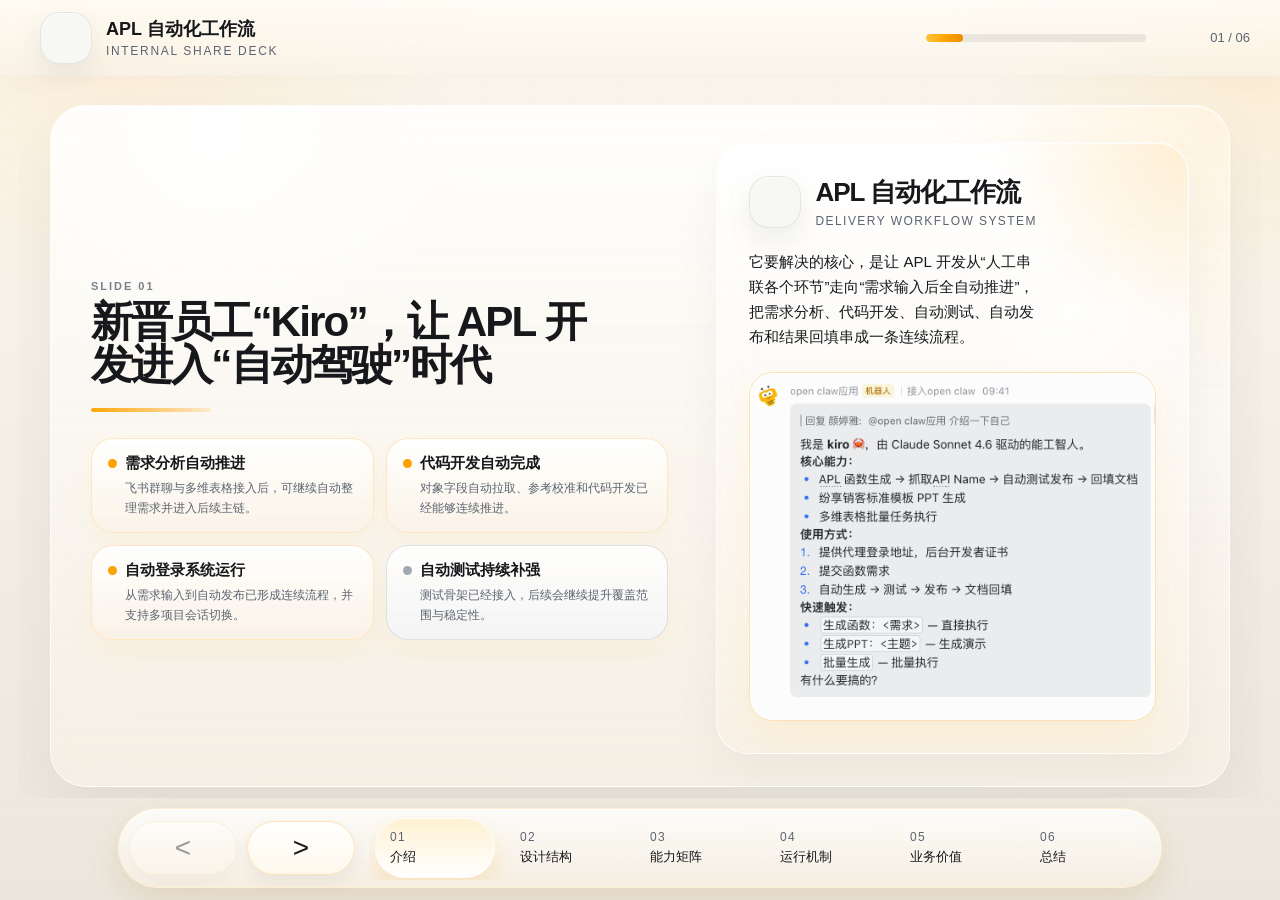
<file: apl_pipeline_share_deck.html>
<!DOCTYPE html>
<html lang="zh-CN">
<head>
  <meta charset="UTF-8">
  <meta name="viewport" content="width=device-width, initial-scale=1.0">
  <title>APL 自动化工作流分享</title>
  <style>
    :root {
      --bg: #f6f2e9;
      --paper: rgba(255, 255, 255, 0.97);
      --paper-strong: #ffffff;
      --ink: #16181b;
      --subtle: #5c6470;
      --line: rgba(22, 24, 27, 0.09);
      --line-strong: rgba(22, 24, 27, 0.16);
      --brand: #ffa200;
      --brand-soft: rgba(255, 162, 0, 0.18);
      --brand-deep: #ea8800;
      --muted-bg: #f1eee7;
      --planned: #a2a8b1;
      --shadow: 0 30px 84px rgba(16, 18, 20, 0.08);
      --shadow-soft: 0 18px 48px rgba(20, 22, 24, 0.06);
      --radius: 32px;
      --bee-logo: url("file:///Users/yanye/Downloads/公司logo（确定版）2025年4月/8.png");
      --fx-brand-wide: url("file:///Users/yanye/Downloads/公司logo（确定版）2025年4月/纷享销客墨稿logo-横版-05.png");
    }

    * {
      box-sizing: border-box;
    }

    html,
    body {
      margin: 0;
      width: 100%;
      height: 100%;
      overflow: hidden;
      background:
        radial-gradient(circle at top right, rgba(255, 162, 0, 0.14), transparent 20%),
        radial-gradient(circle at 10% 0%, rgba(255, 214, 153, 0.28), transparent 24%),
        linear-gradient(180deg, #fdf9f1 0%, #f2eee5 54%, #ece7dc 100%);
      color: var(--ink);
      font-family: -apple-system, BlinkMacSystemFont, "SF Pro Display", "SF Pro Text", "PingFang SC", "Hiragino Sans GB", "Helvetica Neue", "Microsoft YaHei", sans-serif;
    }

    body::before {
      content: "";
      position: fixed;
      inset: 0;
      pointer-events: none;
      background:
        linear-gradient(rgba(22, 24, 27, 0.018) 1px, transparent 1px),
        linear-gradient(90deg, rgba(22, 24, 27, 0.018) 1px, transparent 1px);
      background-size: 44px 44px;
      mask-image: linear-gradient(180deg, rgba(0, 0, 0, 0.22), transparent 82%);
    }

    body::after {
      content: "";
      position: fixed;
      right: -9vw;
      bottom: -3vh;
      width: min(54vw, 720px);
      height: min(30vw, 360px);
      pointer-events: none;
      opacity: 0.04;
      background-image: var(--fx-brand-wide);
      background-repeat: no-repeat;
      background-position: center;
      background-size: contain;
      filter: saturate(0) contrast(1.04);
      mix-blend-mode: multiply;
    }

    button {
      font: inherit;
    }

    .deck {
      position: relative;
      z-index: 1;
      display: grid;
      grid-template-rows: 76px 1fr 92px;
      width: 100%;
      height: 100%;
    }

    .topbar {
      display: flex;
      align-items: center;
      justify-content: space-between;
      gap: 20px;
      padding: 14px 30px 14px max(40px, calc(env(safe-area-inset-left) + 34px));
      background: linear-gradient(180deg, rgba(255, 252, 245, 0.9), rgba(248, 242, 231, 0.7));
      backdrop-filter: blur(30px);
      border-bottom: 1px solid rgba(22, 24, 27, 0.05);
      box-shadow: 0 10px 34px rgba(16, 18, 20, 0.025);
      overflow: visible;
    }

    .brand {
      display: flex;
      align-items: center;
      gap: 14px;
    }

    .brand-mark {
      width: 52px;
      height: 52px;
      border-radius: 20px;
      position: relative;
      display: block;
      background: #f7f7f4;
      border: 1px solid rgba(22, 24, 27, 0.08);
      box-shadow: 0 12px 30px rgba(18, 20, 24, 0.07), inset 0 1px 0 rgba(255,255,255,0.78);
      overflow: hidden;
    }

    .brand-mark svg {
      display: none;
    }

    .brand-mark::before {
      content: "";
      position: absolute;
      inset: 1px;
      background-image: var(--bee-logo);
      background-repeat: no-repeat;
      background-position: center;
      background-size: contain;
    }

    .brand-copy {
      display: grid;
      gap: 3px;
    }

    .brand-copy strong {
      font-size: 18px;
      font-weight: 600;
      letter-spacing: 0;
    }

    .brand-copy span {
      font-size: 12px;
      color: var(--subtle);
      letter-spacing: 0.14em;
      text-transform: uppercase;
    }

    .topbar-right {
      display: flex;
      align-items: center;
      gap: 14px;
    }

    .progress {
      width: 220px;
      height: 8px;
      border-radius: 999px;
      background: rgba(22, 24, 27, 0.08);
      overflow: hidden;
    }

    .progress-bar {
      width: 0;
      height: 100%;
      border-radius: 999px;
      background: linear-gradient(90deg, #ffc337 0%, #ffa200 58%, #ef8d00 100%);
      transition: width 280ms ease;
    }

    .page-indicator {
      min-width: 90px;
      text-align: right;
      font-size: 13px;
      color: var(--subtle);
    }

    .viewport {
      overflow: hidden;
      padding: 18px 18px 10px;
    }

    .track {
      height: 100%;
      display: flex;
      transition: transform 420ms cubic-bezier(.2, .8, .2, 1);
      will-change: transform;
    }

    .slide {
      width: 100%;
      flex: 0 0 100%;
      padding: 20px 24px;
      overflow: hidden;
      display: flex;
      align-items: center;
      justify-content: center;
    }

    .slide .page {
      opacity: 0.42;
      transform: scale(0.968);
      transition: opacity 420ms cubic-bezier(.23,1,.32,1), transform 420ms cubic-bezier(.23,1,.32,1), box-shadow 420ms ease;
    }

    .slide.active .page {
      opacity: 1;
      transform: scale(1);
    }

    .slide::-webkit-scrollbar {
      width: 8px;
    }

    .slide::-webkit-scrollbar-thumb {
      border-radius: 999px;
      background: rgba(22, 24, 27, 0.14);
    }

    .page {
      width: 100%;
      max-width: 1180px;
      max-height: calc(100vh - 170px);
      min-height: 100%;
      display: grid;
      gap: 24px;
      padding: 36px 40px 32px;
      border-radius: 36px;
      background:
        radial-gradient(circle at 14% 4%, rgba(255, 255, 255, 0.94), transparent 20%),
        radial-gradient(circle at top right, rgba(255, 162, 0, 0.1), transparent 22%),
        linear-gradient(180deg, rgba(255, 255, 255, 0.84), rgba(247, 241, 231, 0.7));
      border: 1px solid rgba(255, 255, 255, 0.72);
      backdrop-filter: blur(36px) saturate(140%);
      box-shadow: 0 30px 70px rgba(15, 17, 20, 0.06), inset 0 1px 0 rgba(255,255,255,0.72);
      overflow: auto;
    }

    .page::-webkit-scrollbar {
      width: 6px;
    }

    .page::-webkit-scrollbar-thumb {
      background: rgba(0,0,0,0.12);
      border-radius: 999px;
    }

    .page.hero {
      grid-template-columns: 1.12fr 0.88fr;
      align-items: stretch;
    }

    .eyebrow {
      display: inline-block;
      font-size: 11px;
      letter-spacing: 0.18em;
      text-transform: uppercase;
      color: #7a818c;
      margin-bottom: 8px;
      font-weight: 600;
    }

    h1,
    h2,
    h3 {
      margin: 0;
      font-family: -apple-system, BlinkMacSystemFont, "SF Pro Display", "PingFang SC", "Hiragino Sans GB", "Helvetica Neue", "Microsoft YaHei", sans-serif;
      color: var(--ink);
      letter-spacing: -0.045em;
    }

    h1 {
      font-size: clamp(40px, 4.6vw, 66px);
      line-height: 1.02;
      font-weight: 620;
      max-width: 10.2em;
    }

    h2 {
      font-size: clamp(32px, 3.1vw, 44px);
      line-height: 1.06;
      font-weight: 620;
      max-width: 12.5em;
    }

    h3 {
      font-size: 21px;
      line-height: 1.38;
      font-weight: 600;
    }

    p {
      margin: 0;
      font-size: 15px;
      line-height: 1.76;
      color: #5f6670;
    }

    .hero-main,
    .hero-side,
    .page-head,
    .grid-2,
    .grid-3,
    .logic-grid,
    .stack-list,
    .flow,
    .summary-grid {
      display: grid;
      gap: 16px;
    }

    .hero-main {
      align-content: center;
      gap: 22px;
      padding-right: 24px;
    }

    .slide.arch-slide .page-head h2 {
      max-width: none;
      white-space: nowrap;
    }

    .slide.capability-slide .page-head {
      justify-items: center;
      text-align: center;
      gap: 10px;
    }

    .slide.capability-slide .page-head h2 {
      max-width: 14em;
      text-wrap: balance;
    }

    .slide.capability-slide .capability-stage {
      gap: 22px;
      width: min(1180px, 100%);
      margin: 0 auto;
    }

    .slide.capability-slide .capability-sections {
      gap: 18px;
    }

    .slide.capability-slide .capability-group {
      position: relative;
      overflow: hidden;
      padding: 22px 22px 20px;
      border-radius: 30px;
      background:
        radial-gradient(circle at top right, rgba(255,162,0,0.16), transparent 28%),
        linear-gradient(180deg, rgba(255,255,255,0.84), rgba(247,240,229,0.72));
      box-shadow: 0 20px 40px rgba(18,20,24,0.042);
    }

    .slide.capability-slide .capability-group::after {
      content: "";
      position: absolute;
      inset: auto 22px 0 22px;
      height: 2px;
      background: linear-gradient(90deg, rgba(255,162,0,0.72), rgba(255,162,0,0.05));
      opacity: 0.8;
    }

    .slide.capability-slide .capability-group .group-label {
      color: #986000;
      letter-spacing: 0.16em;
    }

    .slide.capability-slide .capability-group h3 {
      font-size: 26px;
      margin-bottom: 4px;
    }

    .slide.capability-slide .capability-item {
      padding: 14px 15px 14px 16px;
      background: linear-gradient(180deg, rgba(255,255,255,0.88), rgba(249,243,234,0.78));
    }

    .slide.mechanism-slide .page-head {
      justify-items: center;
      text-align: center;
      gap: 10px;
    }

    .slide.mechanism-slide .page-head h2 {
      max-width: 14em;
      font-size: clamp(30px, 3vw, 42px);
      text-wrap: balance;
    }

    .slide.mechanism-slide .mechanism-map {
      width: min(1140px, 100%);
      margin: 8px auto 0;
    }

    .slide.mechanism-slide .mechanism-chain {
      position: relative;
      grid-template-columns: repeat(5, minmax(0, 1fr));
      gap: 18px;
      justify-content: center;
      align-items: start;
      padding-top: 10px;
    }

    .slide.mechanism-slide .mechanism-chain::before {
      content: "";
      position: absolute;
      left: 9%;
      right: 9%;
      top: 62px;
      height: 3px;
      border-radius: 999px;
      background: linear-gradient(90deg, rgba(255,162,0,0.12), rgba(255,162,0,0.84), rgba(255,162,0,0.12));
      box-shadow: 0 0 24px rgba(255, 162, 0, 0.2);
      z-index: 0;
    }

    .slide.mechanism-slide .mechanism-step {
      justify-items: center;
      gap: 16px;
      z-index: 1;
    }

    .slide.mechanism-slide .mechanism-step::after {
      display: none;
    }

    .slide.mechanism-slide .mechanism-node {
      min-height: 130px;
      width: 100%;
      max-width: 182px;
      padding: 20px 18px 18px;
      gap: 10px;
      text-align: center;
      justify-items: center;
      border-radius: 28px;
      box-shadow: 0 18px 34px rgba(18,20,24,0.045);
    }

    .slide.mechanism-slide .mechanism-node::after {
      content: "";
      position: absolute;
      left: 50%;
      bottom: -18px;
      width: 2px;
      height: 18px;
      transform: translateX(-50%);
      background: linear-gradient(180deg, rgba(255,162,0,0.58), rgba(255,162,0,0.08));
      z-index: 1;
    }

    .slide.mechanism-slide .mechanism-node.primary {
      background:
        radial-gradient(circle at top center, rgba(255,162,0,0.24), transparent 42%),
        linear-gradient(180deg, rgba(255,255,255,0.96), rgba(249,242,232,0.84));
    }

    .slide.mechanism-slide .mechanism-node .node-kicker,
    .slide.mechanism-slide .mechanism-node p,
    .slide.mechanism-slide .branch-tag {
      display: none;
    }

    .slide.mechanism-slide .mechanism-node .node-no {
      position: relative;
      z-index: 2;
      width: 36px;
      height: 36px;
      box-shadow: 0 8px 16px rgba(255, 162, 0, 0.16);
    }

    .slide.mechanism-slide .mechanism-node h3 {
      font-size: 17px;
      line-height: 1.26;
      max-width: 8em;
    }

    .slide.mechanism-slide .mechanism-branch-list {
      position: relative;
      width: 100%;
      max-width: 194px;
      gap: 10px;
      padding-top: 22px;
      justify-self: center;
    }

    .slide.mechanism-slide .mechanism-branch-list::before {
      content: "";
      position: absolute;
      left: 50%;
      top: 0;
      width: 1px;
      height: 22px;
      transform: translateX(-50%);
      background: linear-gradient(180deg, rgba(255,162,0,0.62), rgba(255,162,0,0.08));
    }

    .slide.mechanism-slide .branch-card {
      gap: 6px;
      padding: 14px 14px 13px;
      border-radius: 20px;
      border: 1px solid rgba(255, 214, 158, 0.98);
      background: linear-gradient(180deg, rgba(255,255,255,0.95), rgba(252,245,235,0.92));
      box-shadow: 0 14px 24px rgba(18,20,24,0.038);
    }

    .slide.mechanism-slide .branch-card::before {
      display: none;
    }

    .slide.mechanism-slide .branch-card strong {
      font-size: 14px;
      line-height: 1.4;
    }

    .slide.mechanism-slide .branch-card span:not(.branch-tag) {
      font-size: 11px;
      line-height: 1.55;
      color: #676f7c;
    }

    .page.hero .hero-main {
      padding-top: 20px;
    }

    .page.hero .hero-main h1 {
      font-size: clamp(30px, 3.3vw, 48px);
      max-width: 11.8em;
    }

    .hero-main h1::after {
      content: "";
      display: block;
      width: 120px;
      height: 4px;
      margin-top: 22px;
      border-radius: 999px;
      background: linear-gradient(90deg, rgba(255,162,0,0.96), rgba(255,162,0,0.16));
    }

    .page-head {
      gap: 12px;
      max-width: 980px;
    }

    .grid-2 {
      grid-template-columns: 1fr 1fr;
    }

    .grid-3 {
      grid-template-columns: repeat(3, minmax(0, 1fr));
    }

    .capability-stage {
      display: grid;
      gap: 18px;
    }

    .capability-hero {
      display: grid;
      grid-template-columns: 1.15fr 0.85fr;
      gap: 18px;
      align-items: stretch;
    }

    .capability-main {
      padding: 28px 30px;
      border-radius: 32px;
      border: 1px solid rgba(255, 255, 255, 0.8);
      background:
        radial-gradient(circle at top right, rgba(255, 162, 0, 0.2), transparent 24%),
        linear-gradient(180deg, rgba(255,255,255,0.88), rgba(248,240,226,0.72));
      backdrop-filter: blur(26px);
      box-shadow: 0 20px 42px rgba(18,20,24,0.05);
    }

    .capability-main .eyeline {
      display: inline-block;
      margin-bottom: 14px;
      padding: 6px 12px;
      border-radius: 999px;
      font-size: 11px;
      letter-spacing: 0.12em;
      text-transform: uppercase;
      color: #8a5400;
      background: rgba(255, 237, 204, 0.98);
    }

    .capability-main h3 {
      font-size: 30px;
      line-height: 1.08;
      margin-bottom: 12px;
      letter-spacing: -0.045em;
    }

    .capability-main p {
      max-width: 46em;
      font-size: 15px;
      line-height: 1.82;
    }

    .capability-stats {
      display: grid;
      gap: 12px;
    }

    .stat-card {
      padding: 18px 20px;
      border-radius: 24px;
      border: 1px solid rgba(255,255,255,0.76);
      background: linear-gradient(180deg, rgba(255,255,255,0.8), rgba(251,244,233,0.72));
      backdrop-filter: blur(18px);
      box-shadow: 0 16px 34px rgba(18,20,24,0.04);
    }

    .stat-card strong {
      display: block;
      margin-bottom: 6px;
      font-size: 24px;
      letter-spacing: -0.03em;
      color: var(--ink);
    }

    .stat-card span {
      display: block;
      font-size: 13px;
      line-height: 1.68;
      color: var(--subtle);
    }

    .capability-sections {
      display: grid;
      grid-template-columns: repeat(2, minmax(0, 1fr));
      gap: 16px;
    }

    .capability-group {
      padding: 20px;
      border-radius: 28px;
      border: 1px solid rgba(255,255,255,0.76);
      background: linear-gradient(180deg, rgba(255,255,255,0.74), rgba(248,241,231,0.64));
      backdrop-filter: blur(22px);
      box-shadow: 0 18px 36px rgba(18,20,24,0.04);
      display: grid;
      gap: 14px;
      align-content: start;
    }

    .capability-group .group-label {
      display: inline-block;
      font-size: 11px;
      letter-spacing: 0.14em;
      text-transform: uppercase;
      color: #7b828c;
      font-weight: 600;
    }

    .capability-group h3 {
      font-size: 22px;
      line-height: 1.16;
      margin-top: -2px;
    }

    .capability-list {
      display: grid;
      gap: 10px;
    }

    .capability-item {
      padding: 14px 14px 14px 16px;
      border-radius: 18px;
      background: linear-gradient(180deg, rgba(255,250,242,0.86), rgba(248,242,234,0.78));
      border: 1px solid rgba(255,255,255,0.72);
      box-shadow: inset 0 1px 0 rgba(255,255,255,0.82);
    }

    .capability-item strong {
      display: block;
      margin-bottom: 6px;
      font-size: 15px;
      color: var(--ink);
      font-weight: 620;
    }

    .capability-item span {
      display: block;
      font-size: 13px;
      line-height: 1.68;
      color: var(--subtle);
    }

    .capability-item.planned {
      background: rgba(244,245,247,0.78);
      border-style: dashed;
      border-color: rgba(205,210,216,0.65);
    }

    .value-stage {
      display: grid;
      gap: 18px;
    }

    .value-timeline {
      display: grid;
      grid-template-columns: 1fr auto 1fr auto 1.12fr;
      gap: 14px;
      align-items: stretch;
    }

    .value-arrow {
      display: flex;
      align-items: center;
      justify-content: center;
      font-size: 28px;
      color: rgba(234, 136, 0, 0.46);
      font-weight: 700;
    }

    .value-group {
      padding: 22px;
      border-radius: 30px;
      border: 1px solid rgba(255,255,255,0.74);
      background: linear-gradient(180deg, rgba(255,255,255,0.72), rgba(249,242,232,0.62));
      backdrop-filter: blur(22px);
      box-shadow: 0 18px 34px rgba(18,20,24,0.04);
      display: grid;
      gap: 14px;
      align-content: start;
    }

    .value-group.before,
    .value-group.assisted {
      opacity: 0.82;
    }

    .value-group.current {
      position: relative;
      background:
        radial-gradient(circle at top right, rgba(255,162,0,0.22), transparent 22%),
        linear-gradient(180deg, rgba(255,252,244,0.92), rgba(249,240,226,0.76));
      border-color: rgba(255, 228, 176, 0.96);
      box-shadow: 0 24px 46px rgba(255, 162, 0, 0.14), 0 18px 34px rgba(18,20,24,0.04);
      transform: translateY(-10px);
    }

    .value-group.current::before {
      content: "Current";
      position: absolute;
      top: 16px;
      right: 18px;
      padding: 6px 10px;
      border-radius: 999px;
      font-size: 10px;
      letter-spacing: 0.14em;
      text-transform: uppercase;
      color: #884f00;
      background: rgba(255,237,202,0.98);
    }

    .value-group .group-label {
      display: inline-block;
      font-size: 11px;
      letter-spacing: 0.14em;
      text-transform: uppercase;
      color: #7b828c;
      font-weight: 600;
    }

    .value-group h3 {
      font-size: 24px;
      line-height: 1.14;
      letter-spacing: -0.03em;
      margin-top: -2px;
    }

    .value-summary {
      padding: 16px 18px;
      border-radius: 20px;
      border: 1px solid rgba(255,255,255,0.76);
      background: rgba(247,247,243,0.7);
      font-size: 14px;
      line-height: 1.72;
      color: var(--subtle);
    }

    .logic-grid {
      grid-template-columns: 1.05fr 0.95fr;
    }

    .flow {
      grid-template-columns: repeat(6, minmax(0, 1fr));
    }

    .summary-grid {
      grid-template-columns: repeat(3, minmax(0, 1fr));
    }

    .mindmap {
      margin-top: 6px;
      padding: 28px 28px 30px;
      border-radius: 32px;
      border: 1px solid rgba(255, 255, 255, 0.72);
      background:
        radial-gradient(circle at top center, rgba(255, 162, 0, 0.14), transparent 28%),
        linear-gradient(180deg, rgba(255,255,255,0.78), rgba(247,240,230,0.62));
      backdrop-filter: blur(28px);
      box-shadow: 0 24px 50px rgba(18,20,24,0.05);
    }

    .architecture-map {
      position: relative;
      min-height: 560px;
      padding: 30px;
      border-radius: 36px;
      border: 1px solid rgba(255, 232, 198, 0.9);
      background:
        radial-gradient(circle at 50% 50%, rgba(255, 162, 0, 0.18), transparent 20%),
        radial-gradient(circle at 50% 50%, rgba(255, 218, 148, 0.14), transparent 34%),
        radial-gradient(circle at top right, rgba(255,255,255,0.78), transparent 24%),
        linear-gradient(180deg, rgba(255,255,255,0.9), rgba(247,240,230,0.74));
      backdrop-filter: blur(28px);
      box-shadow: 0 28px 62px rgba(18,20,24,0.06), inset 0 1px 0 rgba(255,255,255,0.9);
      overflow: hidden;
    }

    .architecture-map::before {
      content: "";
      position: absolute;
      inset: 0;
      background:
        linear-gradient(rgba(22, 24, 27, 0.03) 1px, transparent 1px),
        linear-gradient(90deg, rgba(22, 24, 27, 0.03) 1px, transparent 1px);
      background-size: 28px 28px;
      mask-image: radial-gradient(circle at center, rgba(0,0,0,0.34), transparent 80%);
      pointer-events: none;
    }

    .architecture-map::after {
      content: "";
      position: absolute;
      inset: 72px 150px;
      border-radius: 999px;
      border: 1px solid rgba(255, 186, 66, 0.18);
      box-shadow:
        0 0 0 36px rgba(255, 186, 66, 0.04),
        0 0 0 76px rgba(255, 186, 66, 0.025);
      pointer-events: none;
      z-index: 0;
    }

    .arch-core {
      position: absolute;
      left: 50%;
      top: 50%;
      width: 340px;
      transform: translate(-50%, -50%);
      padding: 30px 32px;
      border-radius: 34px;
      border: 1px solid rgba(255, 224, 176, 0.92);
      background:
        radial-gradient(circle at top center, rgba(255,162,0,0.3), transparent 60%),
        linear-gradient(180deg, rgba(255,255,255,0.98), rgba(249,241,228,0.86));
      box-shadow:
        0 24px 50px rgba(18,20,24,0.08),
        0 0 0 1px rgba(255,255,255,0.72),
        0 0 44px rgba(255, 172, 0, 0.12);
      text-align: center;
      z-index: 2;
    }

    .arch-core .arch-kicker {
      display: inline-block;
      margin-bottom: 10px;
      padding: 6px 12px;
      border-radius: 999px;
      font-size: 11px;
      letter-spacing: 0.12em;
      text-transform: uppercase;
      color: #8a5400;
      background: rgba(255, 236, 200, 0.96);
    }

    .arch-core strong {
      display: block;
      margin-bottom: 10px;
      font-size: 30px;
      line-height: 1.08;
      letter-spacing: -0.04em;
      color: var(--ink);
    }

    .arch-core span {
      display: block;
      font-size: 13px;
      line-height: 1.76;
      color: var(--subtle);
    }

    .arch-node {
      position: absolute;
      width: 252px;
      padding: 20px 20px 22px;
      border-radius: 28px;
      border: 1px solid rgba(255, 234, 206, 0.92);
      background:
        linear-gradient(180deg, rgba(255,255,255,0.88), rgba(249,242,232,0.76));
      backdrop-filter: blur(18px);
      box-shadow:
        0 18px 38px rgba(18,20,24,0.05),
        inset 0 1px 0 rgba(255,255,255,0.88);
      z-index: 2;
    }

    .arch-node::before {
      content: "";
      display: block;
      width: 30px;
      height: 2px;
      margin-bottom: 12px;
      border-radius: 999px;
      background: linear-gradient(90deg, rgba(255,162,0,0.95), rgba(255,162,0,0.18));
    }

    .arch-node strong {
      display: block;
      margin-bottom: 8px;
      font-size: 18px;
      font-weight: 620;
      color: var(--ink);
      letter-spacing: -0.02em;
    }

    .arch-node span {
      display: block;
      font-size: 13px;
      line-height: 1.76;
      color: var(--subtle);
    }

    .arch-node.top-left { left: 54px; top: 60px; }
    .arch-node.top-right { right: 54px; top: 60px; }
    .arch-node.bottom-left { left: 54px; bottom: 58px; }
    .arch-node.bottom-right { right: 54px; bottom: 58px; }

    .arch-line {
      position: absolute;
      background: linear-gradient(180deg, rgba(255,162,0,0.62), rgba(255,162,0,0.08));
      z-index: 1;
      opacity: 0.9;
      box-shadow: 0 0 14px rgba(255, 162, 0, 0.14);
    }

    .arch-line.h {
      height: 2px;
      background: linear-gradient(90deg, rgba(255,162,0,0.54), rgba(255,162,0,0.08));
    }

    .arch-line.v {
      width: 2px;
    }

    .arch-line.top-left-v { left: 240px; top: 185px; height: 92px; }
    .arch-line.top-left-h { left: 240px; top: 277px; width: 210px; }
    .arch-line.top-right-v { right: 240px; top: 185px; height: 92px; }
    .arch-line.top-right-h { right: 240px; top: 277px; width: 210px; }
    .arch-line.bottom-left-v { left: 240px; bottom: 183px; height: 92px; }
    .arch-line.bottom-left-h { left: 240px; bottom: 275px; width: 210px; }
    .arch-line.bottom-right-v { right: 240px; bottom: 183px; height: 92px; }
    .arch-line.bottom-right-h { right: 240px; bottom: 275px; width: 210px; }

    .arch-caption {
      position: absolute;
      left: 50%;
      bottom: 18px;
      transform: translateX(-50%);
      font-size: 12px;
      color: #747c87;
      text-align: center;
      max-width: 760px;
      z-index: 2;
      padding: 8px 14px;
      border-radius: 999px;
      background: rgba(255,255,255,0.68);
      border: 1px solid rgba(255, 238, 214, 0.9);
    }

    .mechanism-map {
      display: grid;
      gap: 18px;
    }

    .mechanism-chain {
      display: grid;
      grid-template-columns: repeat(6, minmax(0, 1fr));
      gap: 14px;
      align-items: start;
    }

    .mechanism-step {
      position: relative;
      display: grid;
      gap: 12px;
      align-content: start;
    }

    .mechanism-step::after {
      content: "→";
      position: absolute;
      top: 80px;
      right: -13px;
      font-size: 18px;
      color: rgba(234, 136, 0, 0.52);
      z-index: 3;
    }

    .mechanism-step:last-child::after {
      display: none;
    }

    .mechanism-node {
      position: relative;
      padding: 18px 16px 18px;
      border-radius: 24px;
      border: 1px solid rgba(255,255,255,0.78);
      background: linear-gradient(180deg, rgba(255,255,255,0.78), rgba(248,241,231,0.68));
      backdrop-filter: blur(18px);
      box-shadow: 0 16px 30px rgba(18,20,24,0.04);
      display: grid;
      gap: 8px;
      align-content: start;
      min-height: 208px;
    }

    .mechanism-node.primary {
      background:
        radial-gradient(circle at top right, rgba(255,162,0,0.18), transparent 24%),
        linear-gradient(180deg, rgba(255,255,255,0.88), rgba(248,240,228,0.7));
    }

    .mechanism-node .node-no {
      display: inline-flex;
      align-items: center;
      justify-content: center;
      width: 34px;
      height: 34px;
      border-radius: 999px;
      font-size: 13px;
      font-weight: 700;
      color: #9a5a00;
      background: rgba(255,236,200,0.98);
    }

    .mechanism-node .node-kicker {
      font-size: 11px;
      letter-spacing: 0.14em;
      text-transform: uppercase;
      color: #7a818c;
      font-weight: 600;
    }

    .mechanism-node h3 {
      font-size: 20px;
      line-height: 1.18;
    }

    .mechanism-node p {
      font-size: 13px;
      line-height: 1.7;
    }

    .mechanism-branch-list {
      display: grid;
      gap: 10px;
      padding-top: 2px;
    }

    .branch-card {
      padding: 14px 14px 14px;
      border-radius: 18px;
      border: 1px solid rgba(255,255,255,0.74);
      background: linear-gradient(180deg, rgba(255,255,255,0.7), rgba(249,242,233,0.6));
      backdrop-filter: blur(16px);
      box-shadow: 0 12px 24px rgba(18,20,24,0.03);
      display: grid;
      gap: 8px;
      position: relative;
    }

    .branch-card::before {
      content: "";
      position: absolute;
      left: 18px;
      top: -11px;
      width: 2px;
      height: 12px;
      background: linear-gradient(180deg, rgba(255,162,0,0.5), rgba(22,24,27,0.08));
    }

    .branch-card strong {
      display: block;
      font-size: 14px;
      color: var(--ink);
      font-weight: 620;
    }

    .branch-card span {
      display: block;
      font-size: 12px;
      line-height: 1.66;
      color: var(--subtle);
    }

    .branch-card .branch-tag {
      display: inline-flex;
      align-items: center;
      width: fit-content;
      padding: 5px 8px;
      border-radius: 999px;
      font-size: 10px;
      letter-spacing: 0.12em;
      text-transform: uppercase;
      color: #7b828c;
      background: rgba(247,247,243,0.96);
    }

    .pattern-stack {
      display: grid;
      gap: 16px;
    }

    .pattern-node {
      position: relative;
      padding: 20px 22px;
      border-radius: 24px;
      border: 1px solid rgba(22, 24, 27, 0.07);
      background: rgba(255,255,255,0.94);
      box-shadow: 0 12px 28px rgba(18,20,24,0.035), inset 0 1px 0 rgba(255,255,255,0.8);
    }

    .pattern-node::after {
      content: "";
      position: absolute;
      left: 50%;
      bottom: -17px;
      width: 2px;
      height: 18px;
      margin-left: -1px;
      background: linear-gradient(180deg, rgba(255,162,0,0.46), rgba(22,24,27,0.08));
    }

    .pattern-node:last-child::after {
      display: none;
    }

    .pattern-node.lead {
      text-align: center;
      background:
        radial-gradient(circle at top center, rgba(255,162,0,0.22), transparent 54%),
        linear-gradient(180deg, rgba(255,255,255,0.98), rgba(248,241,230,0.96));
      border-color: rgba(255, 162, 0, 0.28);
    }

    .pattern-node.lead strong {
      display: block;
      font-size: 20px;
      font-weight: 640;
      color: var(--ink);
      margin-bottom: 8px;
    }

    .pattern-node.lead span {
      display: block;
      max-width: 34em;
      margin: 0 auto;
      font-size: 14px;
      line-height: 1.76;
      color: var(--subtle);
    }

    .pattern-row {
      display: grid;
      grid-template-columns: repeat(3, minmax(0, 1fr));
      gap: 14px;
    }

    .pattern-card {
      position: relative;
      padding: 18px 18px 20px;
      border-radius: 20px;
      border: 1px solid rgba(255,255,255,0.78);
      background: rgba(255,255,255,0.58);
      backdrop-filter: blur(18px);
      box-shadow: inset 0 1px 0 rgba(255,255,255,0.82), 0 16px 30px rgba(18,20,24,0.035);
    }

    .pattern-card::before {
      content: "";
      position: absolute;
      top: -9px;
      left: 18px;
      width: 18px;
      height: 18px;
      border-radius: 999px;
      background: linear-gradient(180deg, rgba(255,180,0,0.86), rgba(255,180,0,0.42));
      box-shadow: 0 0 0 5px rgba(255,180,0,0.08);
    }

    .pattern-card strong {
      display: block;
      margin-bottom: 8px;
      font-size: 15px;
      font-weight: 620;
      color: var(--ink);
    }

    .pattern-card span {
      display: block;
      font-size: 13px;
      line-height: 1.72;
      color: var(--subtle);
    }

    .pattern-footer {
      display: grid;
      grid-template-columns: 1.2fr 0.8fr;
      gap: 14px;
    }

    .pattern-note {
      padding: 16px 18px;
      border-radius: 18px;
      border: 1px solid rgba(255,255,255,0.76);
      background: rgba(247,247,243,0.64);
      backdrop-filter: blur(18px);
    }

    .pattern-note strong {
      display: block;
      margin-bottom: 6px;
      font-size: 14px;
      font-weight: 620;
      color: var(--ink);
    }

    .pattern-note span {
      display: block;
      font-size: 13px;
      line-height: 1.72;
      color: var(--subtle);
    }

    .status-row,
    .chip-row,
    .meta-row {
      display: flex;
      flex-wrap: wrap;
      gap: 10px;
    }

    .status-pill,
    .chip {
      display: inline-flex;
      align-items: center;
      gap: 8px;
      padding: 8px 14px;
      border-radius: 999px;
      border: 1px solid rgba(255, 255, 255, 0.78);
      background: linear-gradient(180deg, rgba(255,255,255,0.78), rgba(249,242,231,0.66));
      font-size: 12px;
      color: var(--subtle);
      backdrop-filter: blur(18px);
      box-shadow: inset 0 1px 0 rgba(255,255,255,0.82), 0 8px 20px rgba(18,20,24,0.03);
    }

    .status-pill::before,
    .chip::before {
      content: "";
      width: 8px;
      height: 8px;
      border-radius: 50%;
      background: var(--brand);
      flex: 0 0 auto;
    }

    .status-pill.live {
      color: var(--ink);
      border-color: rgba(255, 162, 0, 0.28);
      background: var(--brand-soft);
    }

    .status-pill.planned {
      color: #7f8791;
      background: rgba(162, 168, 177, 0.08);
      border-color: rgba(162, 168, 177, 0.24);
    }

    .status-pill.planned::before {
      background: var(--planned);
    }

    .hero-feature-grid {
      display: grid;
      grid-template-columns: repeat(2, minmax(0, 1fr));
      gap: 12px;
      margin-top: 4px;
    }

    .hero-feature {
      padding: 14px 16px;
      border-radius: 22px;
      border: 1px solid rgba(255, 229, 189, 0.9);
      background: linear-gradient(180deg, rgba(255,255,255,0.92), rgba(250,242,230,0.76));
      box-shadow: inset 0 1px 0 rgba(255,255,255,0.88), 0 12px 28px rgba(255,162,0,0.06);
      display: grid;
      gap: 6px;
    }

    .hero-feature.planned {
      border-color: rgba(210, 214, 220, 0.72);
      background: linear-gradient(180deg, rgba(255,255,255,0.86), rgba(243,244,246,0.82));
    }

    .hero-feature strong {
      display: flex;
      align-items: center;
      gap: 8px;
      font-size: 15px;
      line-height: 1.35;
      color: var(--ink);
      font-weight: 620;
    }

    .hero-feature strong::before {
      content: "";
      width: 9px;
      height: 9px;
      border-radius: 50%;
      background: var(--brand);
      flex: 0 0 auto;
    }

    .hero-feature.planned strong::before {
      background: var(--planned);
    }

    .hero-feature span {
      display: block;
      padding-left: 17px;
      font-size: 12px;
      line-height: 1.62;
      color: var(--subtle);
    }

    .hero-poster,
    .panel,
    .step-card,
    .fact-card,
    .summary-card {
      position: relative;
      overflow: hidden;
      border-radius: 32px;
      border: 1px solid rgba(255, 255, 255, 0.72);
      background: linear-gradient(180deg, rgba(255,255,255,0.78), rgba(249,242,231,0.66));
      backdrop-filter: blur(28px);
      box-shadow: 0 20px 48px rgba(18,20,24,0.045), inset 0 1px 0 rgba(255,255,255,0.72);
      transition: transform 260ms ease, box-shadow 260ms ease, border-color 260ms ease, background 260ms ease;
    }

    .hero-poster:hover,
    .panel:hover,
    .step-card:hover,
    .fact-card:hover,
    .summary-card:hover {
      transform: translateY(-4px);
      box-shadow: 0 28px 60px rgba(20, 22, 24, 0.055);
      border-color: rgba(255, 255, 255, 0.9);
      background: linear-gradient(180deg, rgba(255,255,255,0.84), rgba(250,243,232,0.72));
    }

    .hero-poster {
      min-height: 100%;
      padding: 32px;
      background:
        radial-gradient(circle at top right, rgba(255,162,0,0.16), transparent 24%),
        radial-gradient(circle at 75% 28%, rgba(255,255,255,0.72), transparent 20%),
        linear-gradient(180deg, rgba(255, 255, 255, 0.88), rgba(248, 241, 229, 0.72));
      display: grid;
      grid-template-rows: auto 1fr auto;
      gap: 22px;
    }

    .hero-poster::after {
      content: "";
      position: absolute;
      right: 22px;
      top: 24px;
      width: 260px;
      height: 260px;
      opacity: 0.09;
      background-image: var(--bee-logo);
      background-repeat: no-repeat;
      background-position: center;
      background-size: contain;
    }

    .hero-logo {
      display: flex;
      align-items: center;
      gap: 14px;
      position: relative;
      z-index: 1;
    }

    .hero-logo strong {
      display: block;
      font-size: 26px;
      font-weight: 620;
      letter-spacing: -0.04em;
    }

    .hero-logo span {
      display: block;
      font-size: 12px;
      letter-spacing: 0.12em;
      color: var(--subtle);
      text-transform: uppercase;
      margin-top: 4px;
    }

    .poster-note {
      display: grid;
      gap: 12px;
      position: relative;
      z-index: 1;
    }

    .poster-note .lead {
      max-width: 19em;
      font-size: 15px;
      line-height: 1.66;
      color: var(--ink);
      font-weight: 500;
    }

    .poster-shot {
      position: relative;
      z-index: 1;
      min-height: 300px;
      aspect-ratio: 954 / 818;
      border-radius: 24px;
      border: 1px solid rgba(255, 224, 178, 0.95);
      background: linear-gradient(180deg, rgba(255,255,255,0.98), rgba(248,241,231,0.82));
      box-shadow: inset 0 1px 0 rgba(255,255,255,0.88), 0 18px 38px rgba(255,162,0,0.08);
      overflow: hidden;
    }

    .poster-shot img {
      display: block;
      width: 100%;
      height: 100%;
      object-fit: contain;
      object-position: center center;
      background: #fff;
    }

    .poster-foot {
      display: grid;
      gap: 10px;
      position: relative;
      z-index: 1;
    }

    .mini-line {
      display: flex;
      align-items: center;
      justify-content: space-between;
      gap: 16px;
      padding-top: 14px;
      border-top: 1px solid rgba(22, 24, 27, 0.06);
      font-size: 13px;
      color: #737a85;
    }

    .panel {
      padding: 24px;
    }

    .panel.highlight {
      background:
        radial-gradient(circle at top right, rgba(255, 162, 0, 0.18), transparent 24%),
        linear-gradient(180deg, rgba(255, 245, 221, 0.88), rgba(255, 255, 255, 0.72));
      border-color: rgba(255, 226, 164, 0.95);
    }

    .panel.planned {
      background: linear-gradient(180deg, rgba(242, 243, 245, 0.68), rgba(255, 255, 255, 0.58));
      border-style: dashed;
      border-color: rgba(205, 210, 216, 0.55);
    }

    .panel.planned h3,
    .panel.planned p,
    .panel.planned .tag {
      color: #7f8791;
    }

    .tag {
      display: block;
      margin-bottom: 8px;
      font-size: 12px;
      letter-spacing: 0.12em;
      text-transform: uppercase;
      color: #7b828c;
      font-weight: 600;
    }

    .list {
      display: grid;
      gap: 12px;
    }

    .list-item {
      padding: 15px 17px;
      border-radius: 20px;
      background: linear-gradient(180deg, rgba(255,251,245,0.9), rgba(248,242,232,0.8));
      border: 1px solid rgba(255, 255, 255, 0.72);
      box-shadow: inset 0 1px 0 rgba(255,255,255,0.8), 0 10px 24px rgba(18,20,24,0.03);
    }

    .list-item strong {
      display: block;
      margin-bottom: 6px;
      font-size: 15px;
      color: var(--ink);
      font-weight: 600;
    }

    .list-item span {
      display: block;
      font-size: 14px;
      line-height: 1.72;
      color: var(--subtle);
    }

    .structure-board {
      display: grid;
      gap: 16px;
      padding: 4px 0 0;
    }

    .control-node {
      padding: 18px 20px;
      border-radius: 22px;
      border: 1px solid rgba(255, 255, 255, 0.78);
      background: linear-gradient(180deg, rgba(255, 244, 217, 0.9), rgba(255, 255, 255, 0.7));
      box-shadow: 0 18px 42px rgba(18,20,24,0.04);
    }

    .control-node strong {
      display: block;
      margin-bottom: 6px;
      font-size: 19px;
      color: var(--ink);
      font-weight: 620;
    }

    .lanes {
      display: grid;
      grid-template-columns: repeat(3, minmax(0, 1fr));
      gap: 14px;
    }

    .lane {
      padding: 16px;
      border-radius: 20px;
      border: 1px solid rgba(255, 255, 255, 0.72);
      background: linear-gradient(180deg, rgba(255,255,255,0.72), rgba(248,241,231,0.64));
      backdrop-filter: blur(20px);
    }

    .lane strong {
      display: block;
      margin-bottom: 8px;
      font-size: 15px;
      color: var(--ink);
      font-weight: 600;
    }

    .lane span {
      display: block;
      font-size: 14px;
      line-height: 1.72;
      color: var(--subtle);
    }

    .fact-card,
    .summary-card {
      padding: 22px 22px 20px;
      background:
        linear-gradient(180deg, rgba(255,255,255,0.8), rgba(249,242,231,0.64)),
        #fff;
    }

    .fact-card .index {
      display: inline-flex;
      align-items: center;
      justify-content: center;
      width: 34px;
      height: 34px;
      border-radius: 999px;
      margin-bottom: 10px;
      background: rgba(255, 237, 202, 0.98);
      color: #a35d00;
      font-size: 14px;
      font-weight: 700;
    }

    .fact-card.planned .index {
      background: rgba(162, 168, 177, 0.12);
      color: #7f8791;
    }

    .fact-card h3 {
      margin-bottom: 8px;
      font-size: 19px;
    }

    .step-card {
      padding: 22px 20px 20px;
      min-height: 260px;
      display: grid;
      align-content: start;
      gap: 10px;
      background:
        linear-gradient(180deg, rgba(255,255,255,0.8), rgba(249,242,231,0.64)),
        #fff;
    }

    .step-card .step-no {
      display: inline-flex;
      align-items: center;
      justify-content: center;
      width: 36px;
      height: 36px;
      border-radius: 999px;
      background: rgba(255, 255, 255, 0.76);
      color: var(--ink);
      font-size: 13px;
      font-weight: 700;
    }

    .step-card.key .step-no {
      background: var(--brand-soft);
      color: var(--brand-deep);
    }

    .step-card .meta {
      font-size: 12px;
      letter-spacing: 0.12em;
      color: var(--subtle);
      text-transform: uppercase;
      font-weight: 520;
    }

    .callout {
      padding: 20px 22px;
      border-radius: 24px;
      border: 1px solid rgba(255, 255, 255, 0.78);
      background:
        radial-gradient(circle at top right, rgba(255,162,0,0.16), transparent 28%),
        linear-gradient(180deg, rgba(255, 248, 232, 0.84), rgba(255, 255, 255, 0.64));
      backdrop-filter: blur(24px);
      display: grid;
      gap: 8px;
    }

    .callout.muted {
      border-color: rgba(255, 255, 255, 0.76);
      background: linear-gradient(180deg, rgba(244,245,247,0.68), rgba(255, 255, 255, 0.56));
    }

    .callout strong {
      font-size: 16px;
      font-weight: 620;
    }

    .footerbar {
      display: flex;
      align-items: center;
      justify-content: center;
      gap: 14px;
      width: fit-content;
      max-width: calc(100% - 32px);
      margin: 0 auto 12px;
      padding: 8px 10px;
      flex-wrap: nowrap;
      border-radius: 999px;
      background: linear-gradient(180deg, rgba(255,255,255,0.82), rgba(247,240,229,0.76));
      border: 1px solid rgba(255, 239, 210, 0.9);
      backdrop-filter: blur(28px) saturate(150%);
      box-shadow: 0 20px 44px rgba(15,17,20,0.055), 0 10px 30px rgba(255,162,0,0.09), inset 0 1px 0 rgba(255,255,255,0.82);
    }

    .nav-btns {
      display: flex;
      gap: 10px;
      flex: 0 0 auto;
    }

    .nav-btn {
      min-width: 108px;
      border: 1px solid rgba(255, 220, 165, 0.78);
      border-radius: 999px;
      padding: 12px 20px;
      background: linear-gradient(180deg, rgba(255,255,255,0.98), rgba(255,248,236,0.94));
      cursor: pointer;
      color: var(--ink);
      font-size: 28px;
      line-height: 1;
      font-weight: 500;
      transition: transform 180ms ease, border-color 180ms ease, background 180ms ease, box-shadow 180ms ease;
      box-shadow: 0 8px 18px rgba(18,20,24,0.05), inset 0 1px 0 rgba(255,255,255,0.86);
    }

    .nav-btn:hover:not(:disabled) {
      transform: translateY(-2px);
      border-color: rgba(255, 162, 0, 0.32);
      background: linear-gradient(180deg, rgba(255,249,235,0.98), rgba(255,242,218,0.96));
      box-shadow: 0 10px 22px rgba(255, 162, 0, 0.16);
    }

    .nav-btn:disabled {
      opacity: 0.42;
      cursor: default;
    }

    .thumbs {
      display: flex;
      gap: 10px;
      overflow: auto;
      padding: 2px 6px;
      scrollbar-width: none;
      justify-content: center;
      flex: 0 1 auto;
      max-width: min(980px, 68vw);
    }

    .thumbs::-webkit-scrollbar {
      display: none;
    }

    .thumb {
      min-width: 120px;
      text-align: left;
      padding: 11px 14px;
      border-radius: 999px;
      border: 1px solid rgba(255,255,255,0.02);
      background: rgba(255, 255, 255, 0.02);
      cursor: pointer;
      transition: transform 180ms ease, border-color 180ms ease, background 180ms ease, box-shadow 180ms ease;
      box-shadow: none;
    }

    .thumb:hover {
      transform: translateY(-1px);
      background: rgba(255, 245, 225, 0.52);
    }

    .thumb.active {
      border-color: rgba(255,255,255,0.76);
      background:
        linear-gradient(180deg, rgba(255,241,210,0.98), rgba(255,255,255,0.98)),
        #fff;
      box-shadow: 0 12px 24px rgba(255, 162, 0, 0.16);
    }

    .thumb strong {
      display: block;
      margin-bottom: 4px;
      font-size: 12px;
      color: var(--subtle);
      letter-spacing: 0.12em;
      text-transform: uppercase;
      font-weight: 520;
    }

    .thumb span {
      display: block;
      font-size: 13px;
      line-height: 1.4;
      color: var(--ink);
    }

    @media (max-width: 1240px) {
      .page.hero,
      .grid-2,
      .grid-3,
      .logic-grid,
      .summary-grid,
      .capability-hero,
      .capability-sections,
      .mechanism-chain,
      .value-timeline,
      .pattern-row,
      .pattern-footer,
      .flow,
      .lanes {
        grid-template-columns: 1fr;
      }

      .step-card {
        min-height: auto;
      }

      .pattern-node::after {
        display: none;
      }

      .architecture-map {
        min-height: auto;
        display: grid;
        gap: 14px;
      }

      .arch-core,
      .arch-node,
      .arch-caption,
      .arch-line {
        position: static;
        transform: none;
        width: auto;
      }

      .arch-line {
        display: none;
      }

      .slide.mechanism-slide .mechanism-chain {
        grid-template-columns: 1fr;
      }

      .slide.mechanism-slide .mechanism-chain::before {
        display: none;
      }

      .slide.mechanism-slide .mechanism-step {
        justify-items: stretch;
      }

      .slide.mechanism-slide .mechanism-node,
      .slide.mechanism-slide .mechanism-branch-list {
        max-width: none;
      }
    }

    @media (max-width: 860px) {
      .deck {
        grid-template-rows: 76px 1fr 106px;
      }

      .topbar {
        padding: 14px 18px 14px max(22px, calc(env(safe-area-inset-left) + 18px));
      }

      .viewport {
        padding: 12px 12px 8px;
      }

      .page {
        padding: 24px 22px 22px;
        max-height: calc(100vh - 190px);
      }

      .footerbar {
        flex-direction: column;
        gap: 12px;
        width: calc(100% - 20px);
        border-radius: 28px;
      }

      .thumbs {
        width: 100%;
        max-width: 100%;
        justify-content: center;
      }

      .progress {
        width: 130px;
      }
    }
  </style>
</head>
<body>
  <div class="deck">
    <header class="topbar">
      <div class="brand">
        <div class="brand-mark" aria-hidden="true">
          <svg viewBox="0 0 80 80" fill="none">
            <rect x="4" y="4" width="72" height="72" rx="24" fill="white"/>
            <rect x="16" y="22" width="43" height="30" rx="15" transform="rotate(-18 16 22)" fill="#FFB400"/>
            <path d="M28 12 20 3" stroke="#353537" stroke-width="4.6" stroke-linecap="round"/>
            <path d="M48 8l.4-11" stroke="#353537" stroke-width="4.6" stroke-linecap="round"/>
            <ellipse cx="34" cy="42" rx="11.5" ry="9" fill="white"/>
            <ellipse cx="51" cy="35" rx="11.5" ry="9" fill="white"/>
            <circle cx="35" cy="42" r="4" fill="#353537"/>
            <circle cx="50" cy="35" r="4" fill="#353537"/>
            <path d="M44 52c4.5 5.3 10.8 5.1 15.5-1.2" stroke="#353537" stroke-width="4.2" stroke-linecap="round"/>
            <path d="m45 58 18-6 11 13-11-3 3 19-6 2-7-4-2 7-6-3-1-25z" fill="#FFB400"/>
            <path d="M51 72 69 65" stroke="#353537" stroke-width="4.2" stroke-linecap="round"/>
            <path d="M53 80l17-7" stroke="#353537" stroke-width="4.2" stroke-linecap="round"/>
          </svg>
        </div>
        <div class="brand-copy">
          <strong>APL 自动化工作流</strong>
          <span>Internal Share Deck</span>
        </div>
      </div>

      <div class="topbar-right">
        <div class="progress"><div class="progress-bar" id="progressBar"></div></div>
        <div class="page-indicator" id="pageIndicator">01 / 06</div>
      </div>
    </header>

    <main class="viewport">
      <div class="track" id="track">
        <!-- 讲解提示-第1页：
             开场先不要直接讲功能，先讲角色设定。
             可以说：这次分享想介绍一个已经开始参与 APL 开发流程的新“员工”Kiro，它的价值不是替人写一段代码，而是把原来分散的交付动作组织成连续主链。
             这一页重点带出三个词：主链、协作入口、系统能力。 -->
        <section class="slide active">
          <div class="page hero">
            <div class="hero-main">
              <div>
                <span class="eyebrow">Slide 01</span>
                <h1>新晋员工“Kiro”，让 APL 开发进入“自动驾驶”时代</h1>
              </div>

              <div class="hero-feature-grid">
                <div class="hero-feature">
                  <strong>需求分析自动推进</strong>
                  <span>飞书群聊与多维表格接入后，可继续自动整理需求并进入后续主链。</span>
                </div>
                <div class="hero-feature">
                  <strong>代码开发自动完成</strong>
                  <span>对象字段自动拉取、参考校准和代码开发已经能够连续推进。</span>
                </div>
                <div class="hero-feature">
                  <strong>自动登录系统运行</strong>
                  <span>从需求输入到自动发布已形成连续流程，并支持多项目会话切换。</span>
                </div>
                <div class="hero-feature planned">
                  <strong>自动测试持续补强</strong>
                  <span>测试骨架已经接入，后续会继续提升覆盖范围与稳定性。</span>
                </div>
              </div>
            </div>

            <div class="hero-side">
              <div class="hero-poster">
                <div class="hero-logo">
                  <div class="brand-mark" aria-hidden="true">
                    <svg viewBox="0 0 80 80" fill="none">
                      <rect x="4" y="4" width="72" height="72" rx="24" fill="white"/>
                      <rect x="16" y="22" width="43" height="30" rx="15" transform="rotate(-18 16 22)" fill="#FFB400"/>
                      <path d="M28 12 20 3" stroke="#353537" stroke-width="4.6" stroke-linecap="round"/>
                      <path d="M48 8l.4-11" stroke="#353537" stroke-width="4.6" stroke-linecap="round"/>
                      <ellipse cx="34" cy="42" rx="11.5" ry="9" fill="white"/>
                      <ellipse cx="51" cy="35" rx="11.5" ry="9" fill="white"/>
                      <circle cx="35" cy="42" r="4" fill="#353537"/>
                      <circle cx="50" cy="35" r="4" fill="#353537"/>
                      <path d="M44 52c4.5 5.3 10.8 5.1 15.5-1.2" stroke="#353537" stroke-width="4.2" stroke-linecap="round"/>
                      <path d="m45 58 18-6 11 13-11-3 3 19-6 2-7-4-2 7-6-3-1-25z" fill="#FFB400"/>
                      <path d="M51 72 69 65" stroke="#353537" stroke-width="4.2" stroke-linecap="round"/>
                      <path d="M53 80l17-7" stroke="#353537" stroke-width="4.2" stroke-linecap="round"/>
                    </svg>
                  </div>
                  <div>
                    <strong>APL 自动化工作流</strong>
                    <span>delivery workflow system</span>
                  </div>
                </div>

                <div class="poster-note">
                  <p class="lead">它要解决的核心，是让 APL 开发从“人工串联各个环节”走向“需求输入后全自动推进”，把需求分析、代码开发、自动测试、自动发布和结果回填串成一条连续流程。</p>
                </div>

                <div class="poster-shot" aria-label="桌面截图展示">
                  <img src="./assets/hero_wechat_shot.png" alt="APL 自动化工作流桌面截图">
                </div>
              </div>
            </div>
          </div>
        </section>

        <!-- 讲解提示-第2页：
             这一页重点回答“它到底是什么”。
             可以说：不要把它理解成一个单独的 skill 或 agent，更适合把它理解成一个面向 APL 交付的数字员工。
             讲图的时候按“人”的比喻来讲：中间是 Kiro，本体周围分别是大脑、眼睛、双手和记忆。 -->
        <section class="slide arch-slide">
          <div class="page">
            <div class="page-head">
              <span class="eyebrow">Slide 02</span>
              <h2>智能体架构：感知、决策、执行与沉淀</h2></div>

            <div class="architecture-map">
              <div class="arch-line v top-left-v"></div>
              <div class="arch-line h top-left-h"></div>
              <div class="arch-line v top-right-v"></div>
              <div class="arch-line h top-right-h"></div>
              <div class="arch-line v bottom-left-v"></div>
              <div class="arch-line h bottom-left-h"></div>
              <div class="arch-line v bottom-right-v"></div>
              <div class="arch-line h bottom-right-h"></div>

              <div class="arch-core">
                <span class="arch-kicker">Core</span>
                <strong>Kiro</strong>
                <span>作为统一工作中枢，持续接住 APL 开发任务，再调动不同能力模块协同推进整条交付链路。</span>
              </div>

              <div class="arch-node top-left">
                <strong>决策中枢</strong>
                <span>负责任务判断、阶段识别与流程编排，决定当前应进入需求分析、代码开发、测试发布还是经验沉淀。</span>
              </div>

              <div class="arch-node top-right">
                <strong>感知系统</strong>
                <span>围绕对象、字段、项目资料、项目配置和会话状态进行信息获取与上下文构建，保证输入信息完整可用。</span>
              </div>

              <div class="arch-node bottom-left">
                <strong>执行系统</strong>
                <span>在官方文档、项目函数与历史经验的约束下完成代码开发，并继续推进自动测试、自动发布等执行动作。</span>
              </div>

              <div class="arch-node bottom-right">
                <strong>记忆系统</strong>
                <span>把结果、耗时、失败与修复经验回填并沉淀下来，形成后续可复用的长期资产与多项目会话基础。</span>
              </div>

              <div class="arch-caption">面向 APL 开发的智能体架构</div>
            </div>
          </div>
        </section>

        <!-- 讲解提示-第3页：
             这一页和第2页要明确区分：
             第2页讲 Kiro 的内部智能体架构；第3页讲它已经落地到哪些交付现场。
             重点不是“层”本身，而是协作入口、项目空间、参考治理、反馈闭环四个外部工作面。 -->
        <section class="slide capability-slide">
          <div class="page">
            <div class="page-head">
              <span class="eyebrow">Slide 03</span>
              <h2>能力矩阵</h2>
              <p>落地的交付范围</p>
            </div>

            <div class="capability-stage">
              <div class="capability-sections">
                <div class="capability-group">
                  <span class="group-label">协作入口</span>
                  <h3>需求进入系统的工作面</h3>
                  <div class="capability-list">
                    <div class="capability-item">
                      <strong>飞书群聊直接承接需求</strong>
                      <span>需求发起、执行确认与结果同步已能在群聊中完成。</span>
                    </div>
                    <div class="capability-item">
                      <strong>多维表格接入批量入口</strong>
                      <span>批量生成已打通，当前基于约定模板运行。</span>
                    </div>
                    <div class="capability-item">
                      <strong>纷享销客平台侧已衔接</strong>
                      <span>对象字段获取、项目空间与结果发布已接到平台侧。</span>
                    </div>
                  </div>
                </div>

                <div class="capability-group">
                  <span class="group-label">项目空间</span>
                  <h3>多项目切换的工作面</h3>
                  <div class="capability-list">
                    <div class="capability-item">
                      <strong>项目配置按项目独立保存</strong>
                      <span>切换项目时可直接复用该项目的配置与上下文。</span>
                    </div>
                    <div class="capability-item">
                      <strong>会话状态可按项目切换</strong>
                      <span>ShareDev 资产与 session 已按项目隔离管理。</span>
                    </div>
                    <div class="capability-item">
                      <strong>多项目并行已有落点</strong>
                      <span>后续演进为“每个项目一个群聊 / 一个会话”已有明确基础。</span>
                    </div>
                  </div>
                </div>

                <div class="capability-group">
                  <span class="group-label">参考治理</span>
                  <h3>生成前参考校准的工作面</h3>
                  <div class="capability-list">
                    <div class="capability-item">
                      <strong>官方文档作为第一优先级</strong>
                      <span>先依据规范与系统约束校准边界，再进入生成。</span>
                    </div>
                    <div class="capability-item">
                      <strong>项目资产作为第二层参考</strong>
                      <span>优先复用本项目成功函数、对象与字段语境。</span>
                    </div>
                    <div class="capability-item">
                      <strong>历史经验作为补充知识</strong>
                      <span>样例、修复报告与经验记忆用于补齐相似实现。</span>
                    </div>
                  </div>
                </div>

                <div class="capability-group">
                  <span class="group-label">反馈闭环</span>
                  <h3>结果回写与过程留痕的工作面</h3>
                  <div class="capability-list">
                    <div class="capability-item">
                      <strong>飞书回填已接上</strong>
                      <span>函数名、系统 API、状态与反馈可回到协作面。</span>
                    </div>
                    <div class="capability-item">
                      <strong>步骤级耗时已可输出</strong>
                      <span>关键阶段已开始独立记录耗时，便于识别瓶颈。</span>
                    </div>
                    <div class="capability-item">
                      <strong>发布前本地编译预检已接入</strong>
                      <span>通过 sharedev runtime debug 接口先做本地编译检查，再进入正式发布链路。</span>
                    </div>
                    <div class="capability-item planned">
                      <strong>自动化测试仍处于骨架阶段</strong>
                      <span>测试已接入结构，但当前仍属于持续补强部分。</span>
                    </div>
                  </div>
                </div>
              </div>
            </div>
          </div>
        </section>

        <!-- 讲解提示-第4页：
             这一页只讲运行链路。
             建议顺着 01 到 05 讲，不要发散。
             重点说明三个位置：登录与会话如何兜底、需求分析及代码开发如何自动完成、自动修复/自动测试/自动发布如何形成连续推进。
             最后落到经验沉淀，说明为什么这套系统会越用越稳。 -->
        <section class="slide mechanism-slide">
          <div class="page">
            <div class="page-head">
              <span class="eyebrow">Slide 04</span>
              <h2>运行机制：5 步主链与关键分支</h2>
            </div>

            <div class="mechanism-map">
              <div class="mechanism-chain">
                <div class="mechanism-step">
                  <div class="mechanism-node primary">
                    <span class="node-no">01</span>
                    <h3>入口</h3>
                  </div>
                  <div class="mechanism-branch-list">
                    <div class="branch-card">
                      <span class="branch-tag">Branch A</span>
                      <strong>飞书协作入口</strong>
                      <span>群聊与多维表格统一接入。</span>
                    </div>
                    <div class="branch-card">
                      <span class="branch-tag">Branch B</span>
                      <strong>纷享销客平台入口</strong>
                      <span>项目空间与发布动作统一承接。</span>
                    </div>
                  </div>
                </div>

                <div class="mechanism-step">
                  <div class="mechanism-node primary">
                    <span class="node-no">02</span>
                    <h3>登录与项目会话</h3>
                  </div>
                  <div class="mechanism-branch-list">
                    <div class="branch-card">
                      <span class="branch-tag">Branch C</span>
                      <strong>代理登录</strong>
                      <span>优先自动恢复登录态。</span>
                    </div>
                    <div class="branch-card">
                      <span class="branch-tag">Branch D</span>
                      <strong>账号密码登录</strong>
                      <span>支持聊天与参数配置。</span>
                    </div>
                    <div class="branch-card">
                      <span class="branch-tag">Branch E</span>
                      <strong>手动登录与人工干预</strong>
                      <span>异常场景人工接管。</span>
                    </div>
                  </div>
                </div>

                <div class="mechanism-step">
                  <div class="mechanism-node primary">
                    <span class="node-no">03</span>
                    <h3>APL 需求分析及代码开发</h3>
                  </div>
                  <div class="mechanism-branch-list">
                    <div class="branch-card">
                      <span class="branch-tag">Branch F</span>
                      <strong>需求分析与重组</strong>
                      <span>自动整理需求结构。</span>
                    </div>
                    <div class="branch-card">
                      <span class="branch-tag">Branch G</span>
                      <strong>对象与字段自动拉取</strong>
                      <span>自动补齐对象字段上下文。</span>
                    </div>
                    <div class="branch-card">
                      <span class="branch-tag">Branch H</span>
                      <strong>代码开发</strong>
                      <span>参考约束后自动开发。</span>
                    </div>
                  </div>
                </div>

                <div class="mechanism-step">
                  <div class="mechanism-node primary">
                    <span class="node-no">04</span>
                    <h3>本地预检、修复、测试与发布</h3>
                  </div>
                  <div class="mechanism-branch-list">
                    <div class="branch-card">
                      <span class="branch-tag">Branch I</span>
                      <strong>sharedev 接口本地预检</strong>
                      <span>发布前先调用 runtime debug 做本地编译检查。</span>
                    </div>
                    <div class="branch-card">
                      <span class="branch-tag">Branch J</span>
                      <strong>预检发现问题先修复</strong>
                      <span>编译问题先规则修复，业务日志异常再进入 LLM 修复与重试。</span>
                    </div>
                    <!-- 暂时注释：
                    <div class="branch-card">
                      <span class="branch-tag">Branch J2</span>
                      <strong>编译通过但保存阻断</strong>
                      <span>进入第二层修复分支，处理扫描 warning、未使用变量、循环内逐条更新或平台治理拦截。</span>
                    </div>
                    -->
                    <div class="branch-card">
                      <span class="branch-tag">Branch K</span>
                      <strong>浏览器脚本运行日志</strong>
                      <span>通过日志判断是否继续发布，异常则回到修复链路。</span>
                    </div>
                    <div class="branch-card">
                      <span class="branch-tag">Branch M</span>
                      <strong>自动发布</strong>
                      <span>测试通过后自动推进。</span>
                    </div>
                  </div>
                </div>

                <div class="mechanism-step">
                  <div class="mechanism-node primary">
                    <span class="node-no">05</span>
                    <h3>经验沉淀</h3>
                  </div>
                  <div class="mechanism-branch-list">
                    <div class="branch-card">
                      <span class="branch-tag">Branch N</span>
                      <strong>飞书回填与状态同步</strong>
                      <span>结果自动回填飞书。</span>
                    </div>
                    <div class="branch-card">
                      <span class="branch-tag">Branch O</span>
                      <strong>耗时记录与经验积累</strong>
                      <span>耗时与经验持续沉淀。</span>
                    </div>
                  </div>
                </div>
              </div>
            </div>

          </div>
        </section>

        <!-- 讲解提示-第5页：
             这一页不要再讲结构，直接讲收益。
             可以按四个方面讲：沟通成本降低、开发效率提升、交付协作更顺畅、经验复用能力增强。
             每个点都尽量落到一线真实感受，比如减少往返沟通、减少手工准备、减少重复踩坑。 -->
        <section class="slide">
          <div class="page">
            <div class="page-head">
              <span class="eyebrow">Slide 05</span>
              <h2>业务价值：对交付方式的实际改善</h2>
              <p>通过使用 APL 自动化工作流，价值不只体现在“代码生成更快”，而是体现在沟通、开发、协作和经验沉淀等多个环节的降本增效，逐步把原来依赖人串联的交付方式转成由系统持续推进的交付方式。</p>
            </div>

            <div class="value-stage">
              <div class="grid-2">
                <div class="panel highlight">
                  <span class="tag">01</span>
                  <h3>沟通成本降低</h3>
                  <div class="list">
                    <div class="list-item">
                      <strong>需求表达路径更短</strong>
                      <span>实施顾问不必先把需求反复整理成多轮文档，再转交技术顾问拆解，飞书群聊和多维表格可以直接作为统一输入入口。</span>
                    </div>
                    <div class="list-item">
                      <strong>中间确认次数减少</strong>
                      <span>系统会自动做需求整理、对象字段补齐和结果回填，减少“你补一点、我再看一眼”的往返沟通成本。</span>
                    </div>
                  </div>
                </div>

                <div class="panel highlight">
                  <span class="tag">02</span>
                  <h3>开发效率提升</h3>
                  <div class="list">
                    <div class="list-item">
                      <strong>从需求到代码的链路被压缩</strong>
                      <span>需求分析、对象字段拉取、参考校准、代码开发、自动修复、自动测试与自动发布已经能连续推进，减少人工串联步骤。</span>
                    </div>
                    <div class="list-item">
                      <strong>问题定位更快</strong>
                      <span>步骤级耗时、编译报错、保存阻断和测试结果都能被记录下来，定位瓶颈和失败点不再完全靠人工回忆。</span>
                    </div>
                  </div>
                </div>

                <div class="panel">
                  <span class="tag">03</span>
                  <h3>交付协作更顺畅</h3>
                  <div class="list">
                    <div class="list-item">
                      <strong>人机分工更清晰</strong>
                      <span>人工重点逐步转向提出需求和最终校验，中间的上下文准备、生成、修复、发布等动作由系统持续推进。</span>
                    </div>
                    <div class="list-item">
                      <strong>多项目切换成本降低</strong>
                      <span>项目配置、ShareDev 资产和 session 已按项目隔离，切换项目时可以复用现有上下文，不必每次从头准备。</span>
                    </div>
                  </div>
                </div>

                <div class="panel">
                  <span class="tag">04</span>
                  <h3>经验复用能力增强</h3>
                  <div class="list">
                    <div class="list-item">
                      <strong>结果能回填，经验能沉淀</strong>
                      <span>函数名、系统 API、状态、反馈、阶段耗时都可以回填到飞书侧，交付结果不再散落在聊天记录和个人电脑里。</span>
                    </div>
                    <div class="list-item">
                      <strong>典型问题不再重复踩坑</strong>
                      <span>修复报告和经验记忆会持续积累，常见报错和处理方式可以复用，减少重复试错带来的时间浪费。</span>
                    </div>
                  </div>
                </div>
              </div>

              <div class="callout muted">
                <strong>这套工作流带来的核心价值，是把原本分散在多人、多工具、多轮次之间的交付动作重新组织起来</strong>
                <p>结果就是四个方面同时受益：沟通成本更低、开发效率更高、协作衔接更顺、经验沉淀更稳。对一线来说，这比单纯“会写代码”更有实际意义。</p>
              </div>
            </div>
          </div>
        </section>

        <!-- 讲解提示-第6页：
             收尾时不要讲得太虚。
             可以说：今天不是讲一个未来概念，而是讲一个已经开始改变交付方式的现状。
             最后把结论收成三点：主链已经接起来、人工开始从中间步骤退出、后续继续补强测试和多项目协作。 -->
        <section class="slide">
          <div class="page">
            <div class="page-head">
              <span class="eyebrow">Slide 06</span>
              <h2>现阶段的核心</h2>
            </div>

            <div class="summary-grid">
              <div class="summary-card">
                <span class="tag">01</span>
                <h3>已形成 APL 交付主链的系统化承接能力</h3>
                <p>需求接入、需求分析、代码开发、发布前本地编译预检、自动发布与结果回填已经能够连续衔接，不再只是停留在单次代码生成。</p>
              </div>

              <div class="summary-card">
                <span class="tag">02</span>
                <h3>高频重复劳动已开始由系统承担</h3>
                <p>对象字段准备、参考校准、生成执行、状态回填与耗时记录等环节已开始由系统接管，人工重心转向业务确认与结果校验。</p>
              </div>

              <div class="summary-card">
                <span class="tag">03</span>
                <h3>这套方法具备继续扩展的价值</h3>
                <p>自动化测试、项目级独立会话与多项目并行协同仍在持续补强，也说明这套方法后续可以继续扩展到更多交付动作，而不只局限在代码开发本身。</p>
              </div>
            </div>

            <div class="callout">
              <strong>更重要的是，这条路径已经证明，AI 可以从单点能力继续走向更完整的业务工作流承接，后续并不只限于 APL 开发本身。</strong>
            </div>
          </div>
        </section>
      </div>
    </main>

    <footer class="footerbar">
      <div class="nav-btns">
        <button class="nav-btn" id="prevBtn" aria-label="上一页">&lt;</button>
        <button class="nav-btn" id="nextBtn" aria-label="下一页">&gt;</button>
      </div>

      <div class="thumbs">
        <button class="thumb active" data-index="0"><strong>01</strong><span>介绍</span></button>
        <button class="thumb" data-index="1"><strong>02</strong><span>设计结构</span></button>
        <button class="thumb" data-index="2"><strong>03</strong><span>能力矩阵</span></button>
        <button class="thumb" data-index="3"><strong>04</strong><span>运行机制</span></button>
        <button class="thumb" data-index="4"><strong>05</strong><span>业务价值</span></button>
        <button class="thumb" data-index="5"><strong>06</strong><span>总结</span></button>
      </div>

    </footer>
  </div>

  <script>
    const slides = Array.from(document.querySelectorAll(".slide"));
    const track = document.getElementById("track");
    const progressBar = document.getElementById("progressBar");
    const pageIndicator = document.getElementById("pageIndicator");
    const prevBtn = document.getElementById("prevBtn");
    const nextBtn = document.getElementById("nextBtn");
    const thumbs = Array.from(document.querySelectorAll(".thumb"));
    let index = 0;

    function pad(n) {
      return String(n).padStart(2, "0");
    }

    function go(nextIndex) {
      index = Math.max(0, Math.min(slides.length - 1, nextIndex));
      track.style.transform = `translateX(-${index * 100}%)`;
      progressBar.style.width = `${((index + 1) / slides.length) * 100}%`;
      pageIndicator.textContent = `${pad(index + 1)} / ${pad(slides.length)}`;
      prevBtn.disabled = index === 0;
      nextBtn.disabled = index === slides.length - 1;
      thumbs.forEach((thumb, i) => thumb.classList.toggle("active", i === index));
      slides.forEach((slide, i) => slide.classList.toggle("active", i === index));
      slides[index].scrollTo({ top: 0, behavior: "smooth" });
    }

    prevBtn.addEventListener("click", () => go(index - 1));
    nextBtn.addEventListener("click", () => go(index + 1));

    thumbs.forEach((thumb) => {
      thumb.addEventListener("click", () => go(Number(thumb.dataset.index)));
    });

    document.addEventListener("keydown", (event) => {
      if (event.key === "ArrowRight" || event.key === "PageDown" || event.key === " ") {
        event.preventDefault();
        go(index + 1);
      }
      if (event.key === "ArrowLeft" || event.key === "PageUp") {
        event.preventDefault();
        go(index - 1);
      }
    });

    go(0);
  </script>
</body>
</html>
</file>
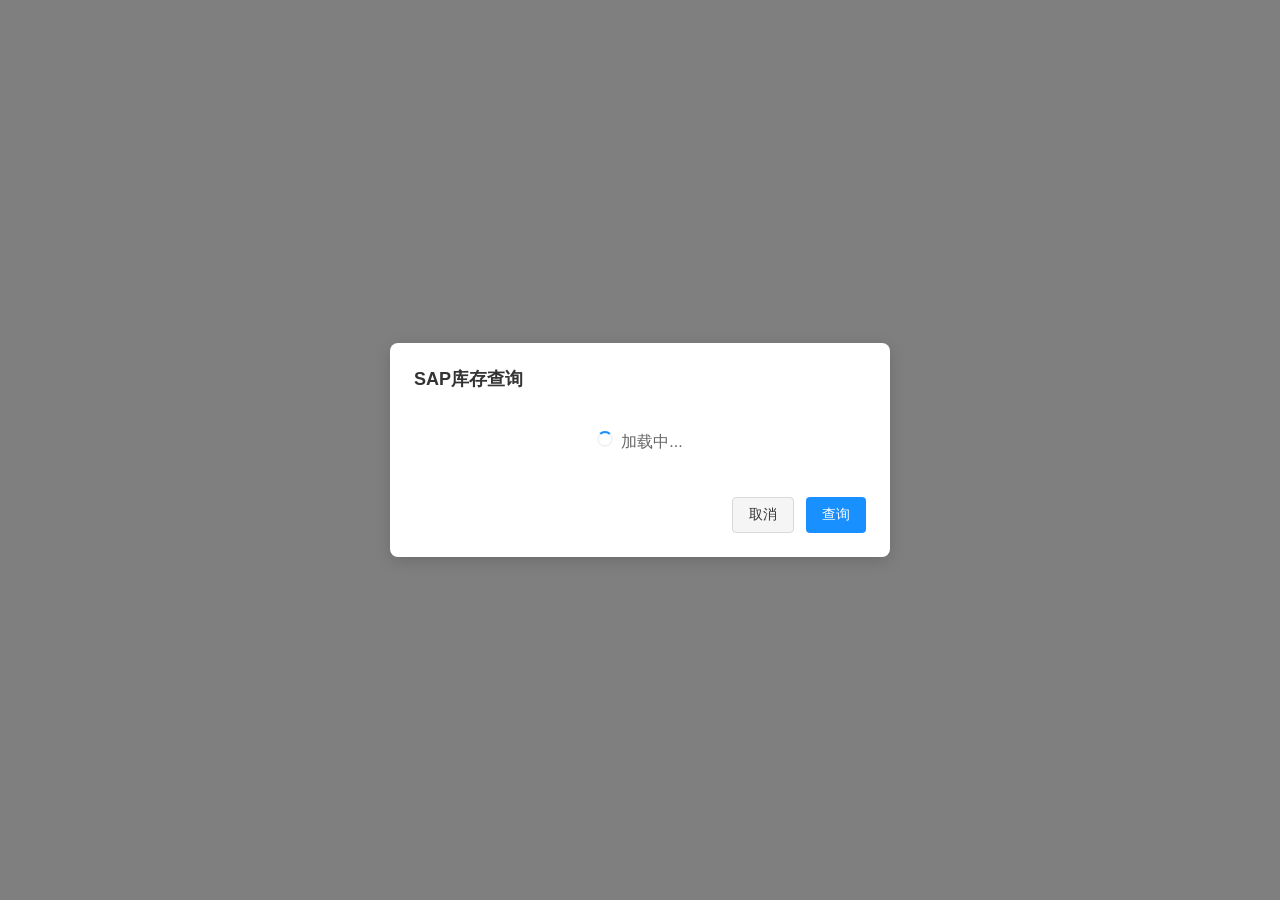
<file: sap_inventory_modal.html>
<!DOCTYPE html>
<html lang="zh-CN">
<head>
    <meta charset="UTF-8">
    <meta name="viewport" content="width=device-width, initial-scale=1.0">
    <title>SAP库存查询</title>
    <style>
        * {
            margin: 0;
            padding: 0;
            box-sizing: border-box;
        }
        
        body {
            font-family: -apple-system, BlinkMacSystemFont, 'Segoe UI', Roboto, 'Helvetica Neue', Arial, sans-serif;
            background: rgba(0, 0, 0, 0.5);
            display: flex;
            justify-content: center;
            align-items: center;
            min-height: 100vh;
        }
        
        .modal {
            background: white;
            border-radius: 8px;
            box-shadow: 0 4px 16px rgba(0, 0, 0, 0.15);
            width: 90%;
            max-width: 500px;
            padding: 24px;
        }
        
        .modal-header {
            font-size: 18px;
            font-weight: 600;
            margin-bottom: 20px;
            color: #333;
        }
        
        .form-group {
            margin-bottom: 16px;
        }
        
        .form-label {
            display: block;
            font-size: 14px;
            font-weight: 500;
            margin-bottom: 8px;
            color: #333;
        }
        
        .form-select {
            width: 100%;
            padding: 8px 12px;
            border: 1px solid #d9d9d9;
            border-radius: 4px;
            font-size: 14px;
            background: white;
            cursor: pointer;
            transition: border-color 0.3s;
        }
        
        .form-select:hover {
            border-color: #40a9ff;
        }
        
        .form-select:focus {
            outline: none;
            border-color: #1890ff;
            box-shadow: 0 0 0 2px rgba(24, 144, 255, 0.2);
        }
        
        .modal-footer {
            display: flex;
            gap: 12px;
            justify-content: flex-end;
            margin-top: 24px;
        }
        
        .btn {
            padding: 8px 16px;
            border: none;
            border-radius: 4px;
            font-size: 14px;
            font-weight: 500;
            cursor: pointer;
            transition: all 0.3s;
        }
        
        .btn-primary {
            background: #1890ff;
            color: white;
        }
        
        .btn-primary:hover {
            background: #40a9ff;
        }
        
        .btn-primary:active {
            background: #096dd9;
        }
        
        .btn-default {
            background: #f5f5f5;
            color: #333;
            border: 1px solid #d9d9d9;
        }
        
        .btn-default:hover {
            border-color: #40a9ff;
            color: #40a9ff;
        }
        
        .loading {
            display: none;
            text-align: center;
            padding: 20px;
            color: #666;
        }
        
        .spinner {
            display: inline-block;
            width: 16px;
            height: 16px;
            border: 2px solid #f3f3f3;
            border-top: 2px solid #1890ff;
            border-radius: 50%;
            animation: spin 1s linear infinite;
            margin-right: 8px;
        }
        
        @keyframes spin {
            0% { transform: rotate(0deg); }
            100% { transform: rotate(360deg); }
        }
    </style>
</head>
<body>
    <div class="modal">
        <div class="modal-header">SAP库存查询</div>
        
        <div id="formContent">
            <div class="form-group">
                <label class="form-label">批次</label>
                <select id="batch" class="form-select">
                    <option value="">请选择</option>
                </select>
            </div>
            
            <div class="form-group">
                <label class="form-label">物料</label>
                <select id="material" class="form-select">
                    <option value="">请选择</option>
                </select>
            </div>
            
            <div class="form-group">
                <label class="form-label">库存地点</label>
                <select id="location" class="form-select">
                    <option value="">请选择</option>
                </select>
            </div>
            
            <div class="form-group">
                <label class="form-label">序列号</label>
                <select id="serialNumber" class="form-select">
                    <option value="">请选择</option>
                </select>
            </div>
        </div>
        
        <div class="loading" id="loading">
            <span class="spinner"></span>加载中...
        </div>
        
        <div class="modal-footer">
            <button class="btn btn-default" id="cancelBtn">取消</button>
            <button class="btn btn-primary" id="queryBtn">查询</button>
        </div>
    </div>

    <script>
        // 调用自定义控制器获取查询条件数据
        async function loadQueryOptions() {
            try {
                document.getElementById('loading').style.display = 'block';
                document.getElementById('formContent').style.display = 'none';
                
                // 调用自定义控制器 CstmCtrl_Rp4E5__c
                const response = await window.parent.postMessage({
                    action: 'callController',
                    controller: 'CstmCtrl_Rp4E5__c',
                    params: {}
                }, '*');
                
                // 监听返回数据
                window.addEventListener('message', function(event) {
                    if (event.data.action === 'controllerResult') {
                        const data = event.data.result;
                        populateSelects(data);
                        document.getElementById('loading').style.display = 'none';
                        document.getElementById('formContent').style.display = 'block';
                    }
                });
            } catch (error) {
                console.error('加载查询条件失败:', error);
                document.getElementById('loading').style.display = 'none';
                document.getElementById('formContent').style.display = 'block';
            }
        }
        
        // 填充下拉选项
        function populateSelects(data) {
            const selects = {
                'batch': data.batch || [],
                'material': data.material || [],
                'location': data.location || [],
                'serialNumber': data.serial_number || []
            };
            
            for (const [id, options] of Object.entries(selects)) {
                const select = document.getElementById(id);
                options.forEach(option => {
                    const opt = document.createElement('option');
                    opt.value = option;
                    opt.textContent = option;
                    select.appendChild(opt);
                });
            }
        }
        
        // 查询按钮
        document.getElementById('queryBtn').addEventListener('click', function() {
            const queryParams = {
                batch: document.getElementById('batch').value,
                material: document.getElementById('material').value,
                location: document.getElementById('location').value,
                serialNumber: document.getElementById('serialNumber').value
            };
            
            // 返回查询条件给父窗口
            window.parent.postMessage({
                action: 'querySubmit',
                params: queryParams
            }, '*');
            
            // 关闭弹窗
            closeModal();
        });
        
        // 取消按钮
        document.getElementById('cancelBtn').addEventListener('click', function() {
            closeModal();
        });
        
        // 关闭弹窗
        function closeModal() {
            window.parent.postMessage({
                action: 'closeModal'
            }, '*');
        }
        
        // 页面加载时获取查询条件
        window.addEventListener('load', loadQueryOptions);
    </script>
</body>
</html>
</file>
